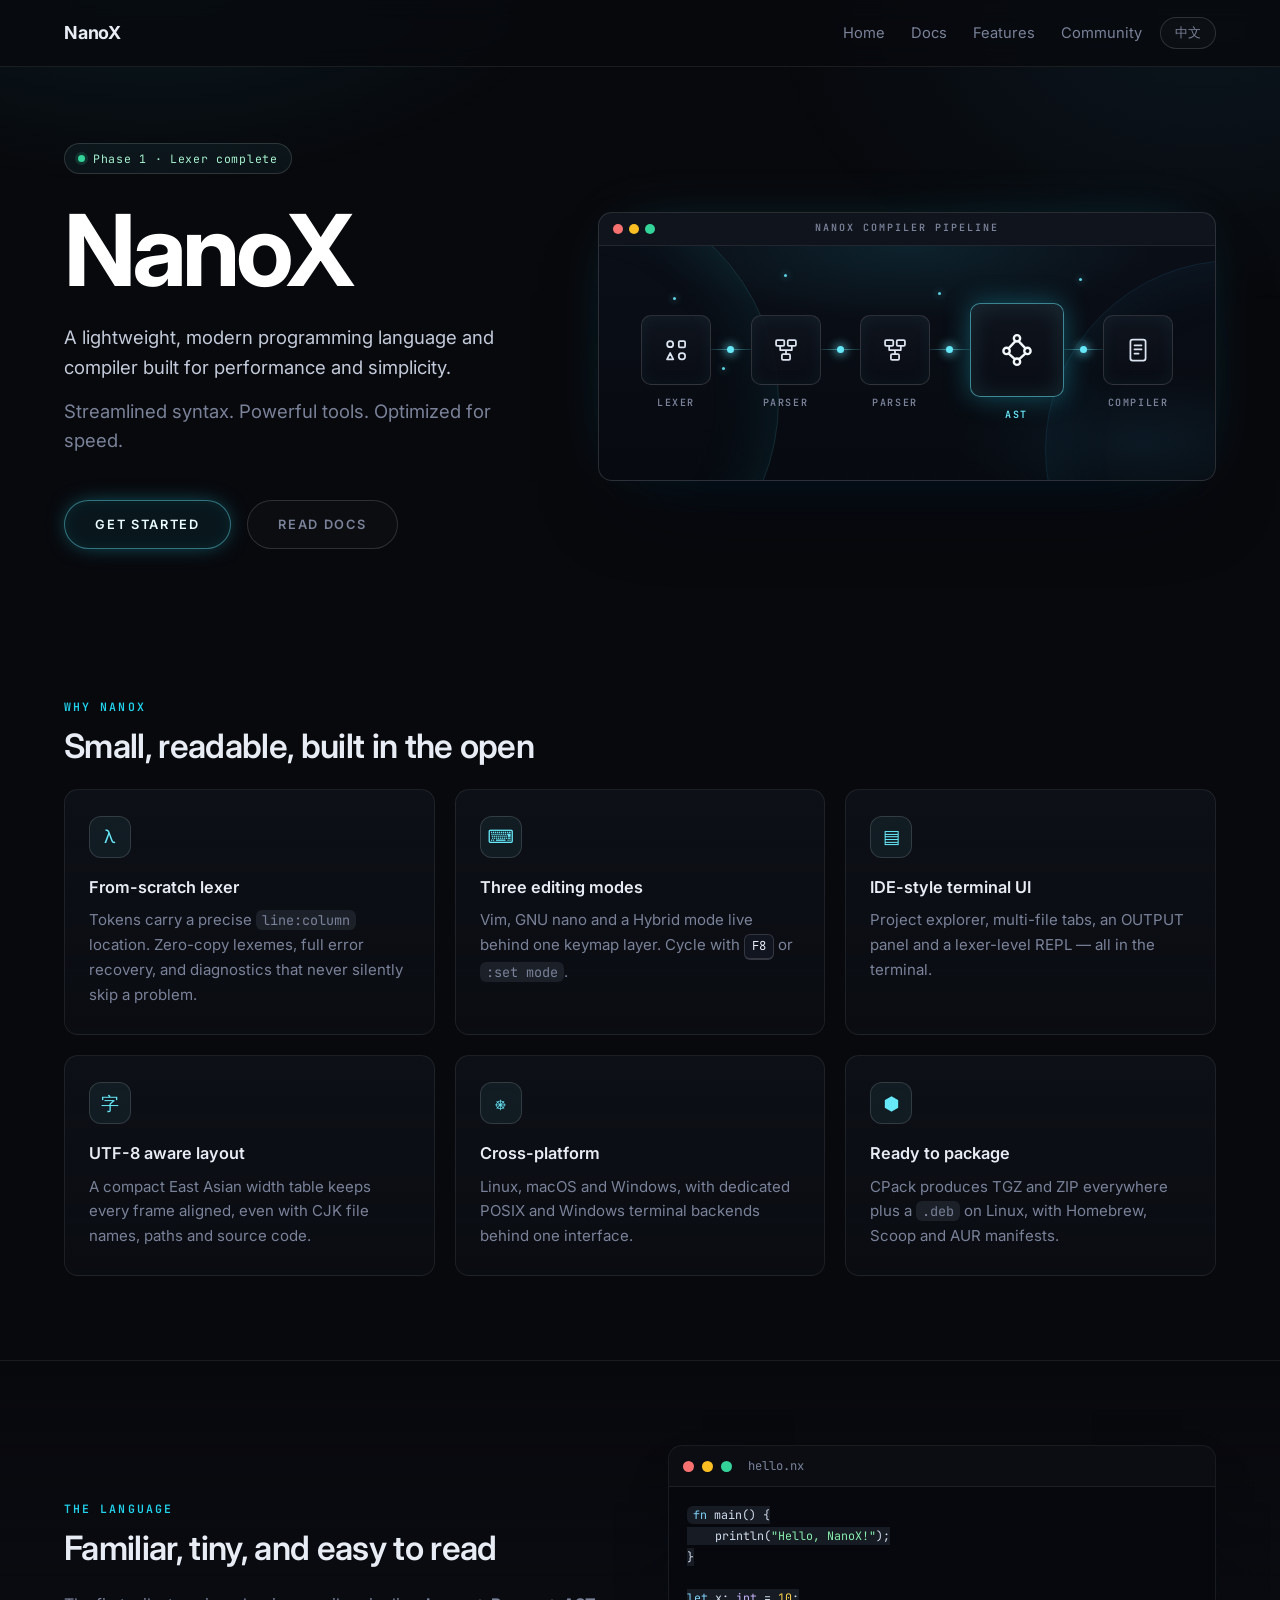
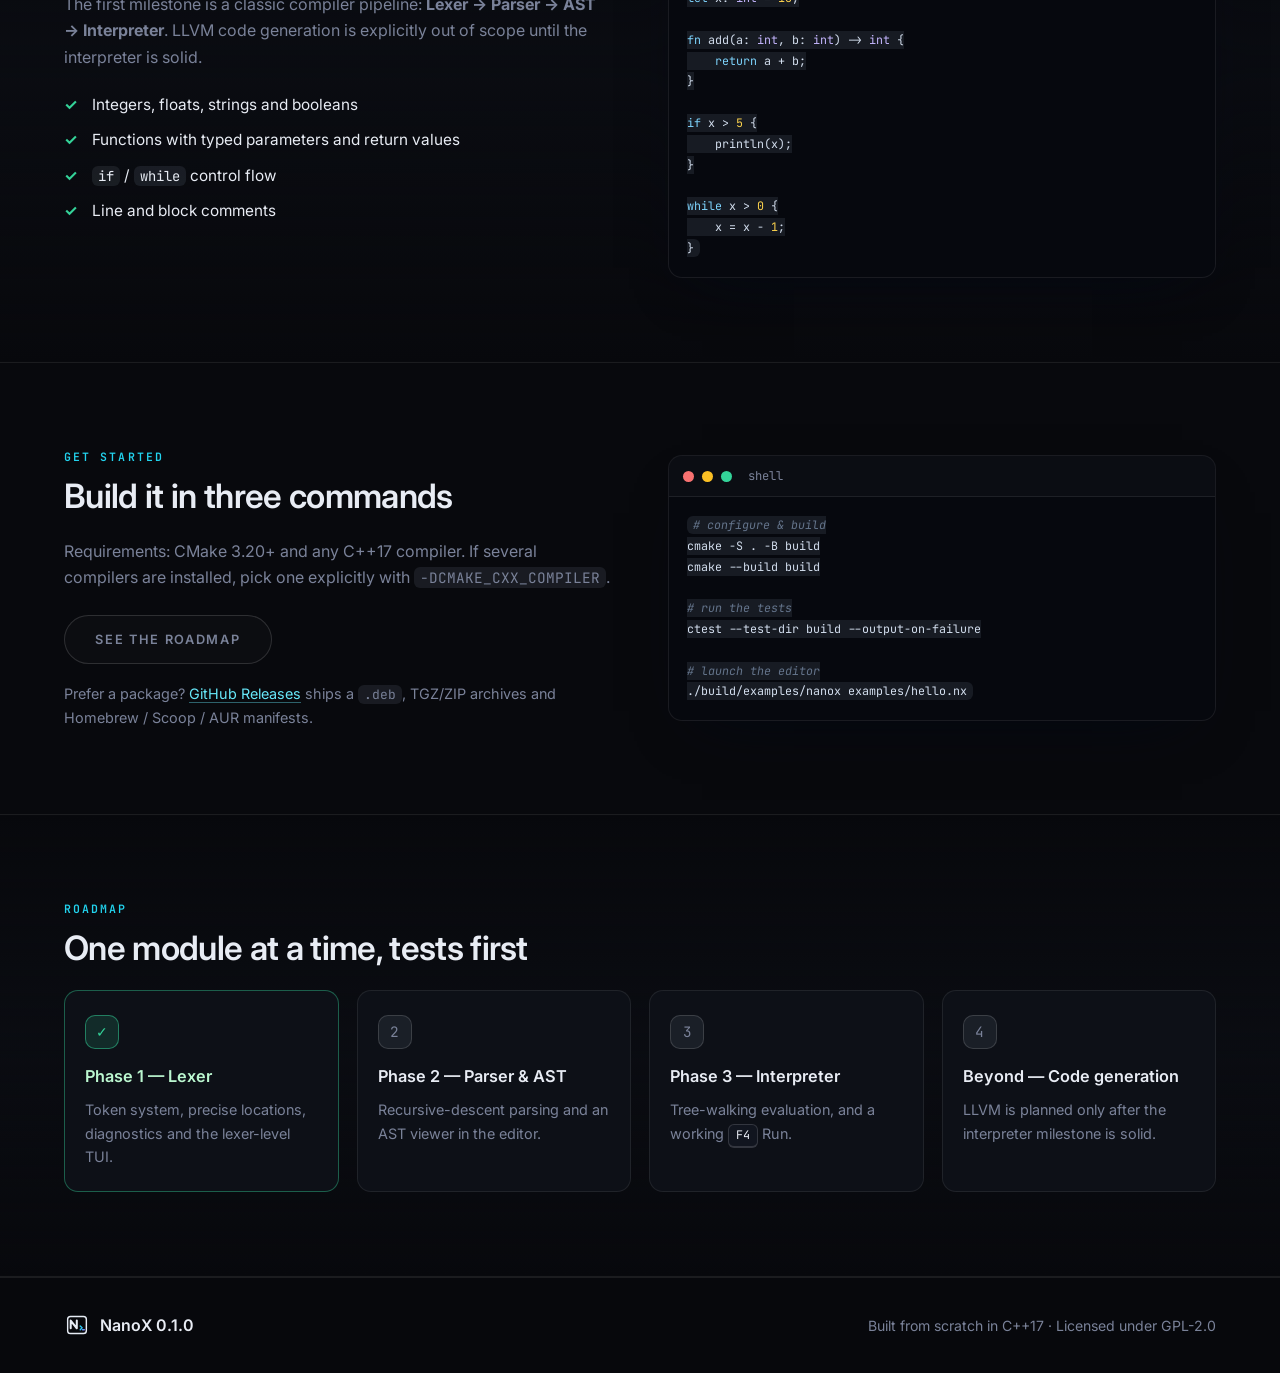
<file: site/index.html>
<!DOCTYPE html>
<html lang="en" data-lang="en">
<head>
  <meta charset="utf-8">
  <meta name="viewport" content="width=device-width, initial-scale=1">
  <meta name="color-scheme" content="dark">
  <title>NanoX — a lightweight, modern language &amp; compiler</title>
  <meta name="description" content="NanoX is a lightweight, modern programming language and compiler built for performance and simplicity, with an IDE-style terminal environment.">
  <meta name="theme-color" content="#08090d">
  <link rel="icon" type="image/svg+xml" href="favicon.svg">
  <link rel="preconnect" href="https://fonts.googleapis.com">
  <link rel="preconnect" href="https://fonts.gstatic.com" crossorigin>
  <link href="https://fonts.googleapis.com/css2?family=Inter:wght@400;500;600;700&amp;family=JetBrains+Mono:wght@400;600&amp;display=swap" rel="stylesheet">
  <link rel="stylesheet" href="assets/styles.css">
  <meta property="og:site_name" content="NanoX">
  <meta property="og:title" content="NanoX">
  <meta property="og:description" content="A lightweight, modern programming language and compiler built for performance and simplicity.">
  <meta property="og:type" content="website">
  <meta property="og:image" content="assets/social-preview.png">
  <meta property="og:image:width" content="1280">
  <meta property="og:image:height" content="640">
  <meta property="og:image:alt" content="NanoX — terminal window mark with an N and a prompt">
  <meta property="og:locale" content="en">
  <meta property="og:locale:alternate" content="zh_CN">
  <meta name="twitter:card" content="summary_large_image">
  <script>
    // Resolve the language before first paint so a saved or requested choice
    // never flashes the other language first. The toggle in app.js reads the
    // attribute this sets.
    (function () {
      var lang = null;
      try { lang = new URLSearchParams(location.search).get("lang"); } catch (e) {}
      if (lang !== "zh" && lang !== "en") {
        try { lang = localStorage.getItem("nanox-lang"); } catch (e) {}
      }
      if (lang !== "zh" && lang !== "en") {
        lang = (navigator.language || "en").toLowerCase().indexOf("zh") === 0 ? "zh" : "en";
      }
      var root = document.documentElement;
      root.setAttribute("data-lang", lang);
      root.setAttribute("lang", lang === "zh" ? "zh-CN" : "en");
    })();
  </script>
</head>
<body>

<header class="site-header">
  <div class="wrap header-inner">
    <a class="brand" href="#top">NanoX</a>
    <nav class="nav">
      <a href="#top"><span class="en">Home</span><span class="zh">首页</span></a>
      <a href="https://github.com/sunZshanY/nanox/blob/master/README.md" rel="noopener"><span class="en">Docs</span><span class="zh">文档</span></a>
      <a href="#features"><span class="en">Features</span><span class="zh">特性</span></a>
      <a href="https://github.com/sunZshanY/nanox" rel="noopener"><span class="en">Community</span><span class="zh">社区</span></a>
    </nav>
    <button id="lang-toggle" class="lang-btn" type="button" aria-label="Switch language">中文</button>
  </div>
</header>

<main id="top">

  <section class="hero">
    <div class="wrap hero-grid">
      <div class="hero-copy">
        <span class="badge">
          <span class="dot" aria-hidden="true"></span>
          <span class="en">Phase 1 · Lexer complete</span>
          <span class="zh">第一阶段 · 词法分析完成</span>
        </span>
        <h1>NanoX</h1>
        <p class="lead">
          <span class="en">A lightweight, modern programming language and compiler built for performance and simplicity.</span>
          <span class="zh">一门小巧、现代的编程语言，搭载从零构建的高性能编译器。</span>
        </p>
        <p class="lead dim">
          <span class="en">Streamlined syntax. Powerful tools. Optimized for speed.</span>
          <span class="zh">精简的语法。强大的工具。为速度而优化。</span>
        </p>
        <div class="cta">
          <a class="btn primary" href="https://github.com/sunZshanY/nanox/releases">
            <span class="en">Get Started</span><span class="zh">开始使用</span>
          </a>
          <a class="btn ghost" href="https://github.com/sunZshanY/nanox/blob/master/README.md" rel="noopener">
            <span class="en">Read Docs</span><span class="zh">阅读文档</span>
          </a>
        </div>
      </div>

      <div class="pipeline" aria-hidden="true">
        <div class="pipeline-window">
          <div class="pipeline-titlebar">
            <span class="dot red"></span><span class="dot yellow"></span><span class="dot green"></span>
            <span class="pipeline-title">NANOX COMPILER PIPELINE</span>
          </div>
          <div class="pipeline-body">
            <span class="arc arc-left"></span>
            <span class="arc arc-right"></span>
            <span class="pipeline-grid"></span>
            <span class="spark s1"></span><span class="spark s2"></span><span class="spark s3"></span>
            <span class="spark s4"></span><span class="spark s5"></span><span class="spark s6"></span>

            <div class="stages">
              <div class="stage">
                <div class="stage-box">
                  <svg viewBox="0 0 24 24" fill="none" stroke="currentColor" stroke-width="1.5">
                    <circle cx="7" cy="7" r="2.6"/>
                    <rect x="14.4" y="4.4" width="5.4" height="5.4" rx="1"/>
                    <path d="M7 14.6l2.7 5.4H4.3z"/>
                    <rect x="14.4" y="14.6" width="5.4" height="5.4" rx="2.4"/>
                  </svg>
                </div>
                <span class="stage-label">LEXER</span>
              </div>

              <div class="connector"><span class="pulse"></span></div>

              <div class="stage">
                <div class="stage-box">
                  <svg viewBox="0 0 24 24" fill="none" stroke="currentColor" stroke-width="1.5">
                    <rect x="3.5" y="3.5" width="7" height="5" rx="1"/>
                    <rect x="13.5" y="3.5" width="7" height="5" rx="1"/>
                    <rect x="8.5" y="15.5" width="7" height="5" rx="1"/>
                    <path d="M7 8.5V12h10V8.5M12 12v3.5"/>
                  </svg>
                </div>
                <span class="stage-label">PARSER</span>
              </div>

              <div class="connector"><span class="pulse"></span></div>

              <div class="stage">
                <div class="stage-box">
                  <svg viewBox="0 0 24 24" fill="none" stroke="currentColor" stroke-width="1.5">
                    <rect x="3.5" y="3.5" width="7" height="5" rx="1"/>
                    <rect x="13.5" y="3.5" width="7" height="5" rx="1"/>
                    <rect x="8.5" y="15.5" width="7" height="5" rx="1"/>
                    <path d="M7 8.5V12h10V8.5M12 12v3.5"/>
                  </svg>
                </div>
                <span class="stage-label">PARSER</span>
              </div>

              <div class="connector"><span class="pulse"></span></div>

              <div class="stage stage-active">
                <div class="stage-box">
                  <svg viewBox="0 0 24 24" fill="none" stroke="currentColor" stroke-width="1.5">
                    <circle cx="12" cy="4.6" r="2"/>
                    <circle cx="5.4" cy="12.6" r="2"/>
                    <circle cx="18.6" cy="12.6" r="2"/>
                    <circle cx="12" cy="19.4" r="2"/>
                    <path d="M11 6.4l-4.3 4.6M13 6.4l4.3 4.6M6.6 14.2l4 3.6M17.4 14.2l-4 3.6"/>
                  </svg>
                </div>
                <span class="stage-label">AST</span>
              </div>

              <div class="connector"><span class="pulse"></span></div>

              <div class="stage">
                <div class="stage-box">
                  <svg viewBox="0 0 24 24" fill="none" stroke="currentColor" stroke-width="1.5">
                    <rect x="5.5" y="3" width="13" height="18" rx="2"/>
                    <path d="M9 8h6M9 11.5h6M9 15h3.5"/>
                  </svg>
                </div>
                <span class="stage-label">COMPILER</span>
              </div>
            </div>
          </div>
        </div>
      </div>
    </div>
  </section>

  <section id="features" class="section">
    <div class="wrap">
      <p class="kicker"><span class="en">Why NanoX</span><span class="zh">为什么选择 NanoX</span></p>
      <h2><span class="en">Small, readable, built in the open</span><span class="zh">小巧、易读、公开构建</span></h2>

      <div class="cards">
        <article class="card">
          <div class="card-icon">λ</div>
          <h3><span class="en">From-scratch lexer</span><span class="zh">从零实现的词法分析器</span></h3>
          <p>
            <span class="en">Tokens carry a precise <code>line:column</code> location. Zero-copy lexemes, full error recovery, and diagnostics that never silently skip a problem.</span>
            <span class="zh">每个记号都带有精确的 <code>行:列</code> 位置。零拷贝词素、完整的错误恢复，诊断信息绝不悄悄跳过问题。</span>
          </p>
        </article>

        <article class="card">
          <div class="card-icon">⌨</div>
          <h3><span class="en">Three editing modes</span><span class="zh">三种编辑模式</span></h3>
          <p>
            <span class="en">Vim, GNU&nbsp;nano and a Hybrid mode live behind one keymap layer. Cycle with <kbd>F8</kbd> or <code>:set mode</code>.</span>
            <span class="zh">Vim、GNU nano 与混合模式共用一套快捷键层。用 <kbd>F8</kbd> 或 <code>:set mode</code> 切换。</span>
          </p>
        </article>

        <article class="card">
          <div class="card-icon">▤</div>
          <h3><span class="en">IDE-style terminal UI</span><span class="zh">IDE 风格的终端界面</span></h3>
          <p>
            <span class="en">Project explorer, multi-file tabs, an OUTPUT panel and a lexer-level REPL &mdash; all in the terminal.</span>
            <span class="zh">项目浏览器、多文件标签、OUTPUT 面板与词法级 REPL &mdash; 全部运行在终端里。</span>
          </p>
        </article>

        <article class="card">
          <div class="card-icon">字</div>
          <h3><span class="en">UTF-8 aware layout</span><span class="zh">支持 UTF-8 的布局</span></h3>
          <p>
            <span class="en">A compact East Asian width table keeps every frame aligned, even with CJK file names, paths and source code.</span>
            <span class="zh">内置紧凑的东亚字符宽度表，即使文件名、路径与源码包含中文，边框也始终对齐。</span>
          </p>
        </article>

        <article class="card">
          <div class="card-icon">⎈</div>
          <h3><span class="en">Cross-platform</span><span class="zh">跨平台</span></h3>
          <p>
            <span class="en">Linux, macOS and Windows, with dedicated POSIX and Windows terminal backends behind one interface.</span>
            <span class="zh">支持 Linux、macOS 与 Windows，统一的接口背后是各自的 POSIX 与 Windows 终端实现。</span>
          </p>
        </article>

        <article class="card">
          <div class="card-icon">⬢</div>
          <h3><span class="en">Ready to package</span><span class="zh">开箱即用的打包</span></h3>
          <p>
            <span class="en">CPack produces TGZ and ZIP everywhere plus a <code>.deb</code> on Linux, with Homebrew, Scoop and AUR manifests.</span>
            <span class="zh">CPack 可生成 TGZ 与 ZIP，Linux 上还有 <code>.deb</code>，并附带 Homebrew、Scoop 与 AUR 清单。</span>
          </p>
        </article>
      </div>
    </div>
  </section>

  <section id="syntax" class="section alt">
    <div class="wrap two-col">
      <div>
        <p class="kicker"><span class="en">The language</span><span class="zh">语言</span></p>
        <h2><span class="en">Familiar, tiny, and easy to read</span><span class="zh">熟悉、精简、易于阅读</span></h2>
        <p class="muted">
          <span class="en">The first milestone is a classic compiler pipeline: <strong>Lexer → Parser → AST → Interpreter</strong>. LLVM code generation is explicitly out of scope until the interpreter is solid.</span>
          <span class="zh">第一个里程碑是一条经典的编译管线：<strong>词法分析 → 语法分析 → AST → 解释器</strong>。在解释器稳定之前，LLVM 代码生成明确不在范围内。</span>
        </p>
        <ul class="ticks">
          <li><span class="en">Integers, floats, strings and booleans</span><span class="zh">整数、浮点数、字符串与布尔值</span></li>
          <li><span class="en">Functions with typed parameters and return values</span><span class="zh">带类型参数与返回值函数</span></li>
          <li><span class="en"><code>if</code> / <code>while</code> control flow</span><span class="zh"><code>if</code> / <code>while</code> 控制流</span></li>
          <li><span class="en">Line and block comments</span><span class="zh">行注释与块注释</span></li>
        </ul>
      </div>
      <div class="code-block">
        <div class="code-head"><span></span><span></span><span></span> hello.nx</div>
<pre><code><span class="k">fn</span> main() {
    println(<span class="s">"Hello, NanoX!"</span>);
}

<span class="k">let</span> x: <span class="t">int</span> = <span class="n">10</span>;

<span class="k">fn</span> add(a: <span class="t">int</span>, b: <span class="t">int</span>) -&gt; <span class="t">int</span> {
    <span class="k">return</span> a + b;
}

<span class="k">if</span> x &gt; <span class="n">5</span> {
    println(x);
}

<span class="k">while</span> x &gt; <span class="n">0</span> {
    x = x - <span class="n">1</span>;
}</code></pre>
      </div>
    </div>
  </section>

  <section id="start" class="section">
    <div class="wrap two-col">
      <div>
        <p class="kicker"><span class="en">Get started</span><span class="zh">开始使用</span></p>
        <h2><span class="en">Build it in three commands</span><span class="zh">三条命令即可构建</span></h2>
        <p class="muted">
          <span class="en">Requirements: CMake 3.20+ and any C++17 compiler. If several compilers are installed, pick one explicitly with <code>-DCMAKE_CXX_COMPILER</code>.</span>
          <span class="zh">环境要求：CMake 3.20+ 以及任意 C++17 编译器。若安装了多个编译器，可用 <code>-DCMAKE_CXX_COMPILER</code> 明确指定。</span>
        </p>
        <div class="btn-row">
          <a class="btn ghost" href="#roadmap"><span class="en">See the roadmap</span><span class="zh">查看路线图</span></a>
        </div>
        <p class="muted note">
          <span class="en">Prefer a package? <a class="text-link" href="https://github.com/sunZshanY/nanox/releases">GitHub Releases</a> ships a <code>.deb</code>, TGZ/ZIP archives and Homebrew / Scoop / AUR manifests.</span>
          <span class="zh">更想直接用包？<a class="text-link" href="https://github.com/sunZshanY/nanox/releases">GitHub Releases</a> 提供 <code>.deb</code>、TGZ/ZIP 压缩包以及 Homebrew / Scoop / AUR 清单。</span>
        </p>
      </div>
      <div class="code-block">
        <div class="code-head"><span></span><span></span><span></span> shell</div>
<pre><code><span class="c"># configure &amp; build</span>
cmake -S . -B build
cmake --build build

<span class="c"># run the tests</span>
ctest --test-dir build --output-on-failure

<span class="c"># launch the editor</span>
./build/examples/nanox examples/hello.nx</code></pre>
      </div>
    </div>
  </section>

  <section id="roadmap" class="section alt">
    <div class="wrap">
      <p class="kicker"><span class="en">Roadmap</span><span class="zh">路线图</span></p>
      <h2><span class="en">One module at a time, tests first</span><span class="zh">一次一个模块，测试先行</span></h2>
      <ol class="timeline">
        <li class="done">
          <span class="mark">✓</span>
          <h3><span class="en">Phase 1 — Lexer</span><span class="zh">第一阶段 — 词法分析</span></h3>
          <p><span class="en">Token system, precise locations, diagnostics and the lexer-level TUI.</span><span class="zh">记号系统、精确定位、诊断信息，以及词法级的 TUI。</span></p>
        </li>
        <li>
          <span class="mark">2</span>
          <h3><span class="en">Phase 2 — Parser &amp; AST</span><span class="zh">第二阶段 — 语法分析与 AST</span></h3>
          <p><span class="en">Recursive-descent parsing and an AST viewer in the editor.</span><span class="zh">递归下降解析，并在编辑器中提供 AST 查看器。</span></p>
        </li>
        <li>
          <span class="mark">3</span>
          <h3><span class="en">Phase 3 — Interpreter</span><span class="zh">第三阶段 — 解释器</span></h3>
          <p><span class="en">Tree-walking evaluation, and a working <kbd>F4</kbd> Run.</span><span class="zh">树遍历求值，让 <kbd>F4</kbd> 运行真正可用。</span></p>
        </li>
        <li>
          <span class="mark">4</span>
          <h3><span class="en">Beyond — Code generation</span><span class="zh">未来 — 代码生成</span></h3>
          <p><span class="en">LLVM is planned only after the interpreter milestone is solid.</span><span class="zh">只有在解释器里程碑稳固之后，才会考虑 LLVM。</span></p>
        </li>
      </ol>
    </div>
  </section>

</main>

<footer class="site-footer">
  <div class="wrap footer-inner">
    <div class="footer-brand">
      <img src="assets/logo.svg" alt="" width="26" height="26">
      <span>NanoX 0.1.0</span>
    </div>
    <p class="footer-meta">
      <span class="en">Built from scratch in C++17 · Licensed under GPL-2.0</span>
      <span class="zh">完全使用 C++17 从零构建 · 采用 GPL-2.0 许可</span>
    </p>
  </div>
</footer>

<script src="assets/app.js"></script>
</body>
</html>
</file>
<file: site/assets/styles.css>
/* NanoX landing page.
   Raw material: near-black canvas, Inter for copy, JetBrains Mono for the
   compiler pipeline. The only ornament is cyan glow, kept in CSS/SVG so the
   page stays crisp at any resolution and needs no build step. */

:root {
  --bg: #08090d;
  --bg-soft: #0b0d13;
  --panel: #0d1017;
  --panel-2: #11151f;
  --text: #e8ecf4;
  --muted: #7a8299;
  --border: rgba(255, 255, 255, 0.08);
  --border-strong: rgba(255, 255, 255, 0.14);
  --cyan: #67e8f9;
  --accent: #22d3ee;
  --green: #34d399;
  --yellow: #fbbf24;
  --red: #f87171;
  --radius: 14px;
  --wrap: 1200px;
  --sans: "Inter", system-ui, -apple-system, "Segoe UI", Roboto, "Noto Sans SC",
    "PingFang SC", "Microsoft YaHei", sans-serif;
  --mono: "JetBrains Mono", ui-monospace, "SFMono-Regular", "Cascadia Code",
    Menlo, Consolas, "Liberation Mono", monospace;
}

* { box-sizing: border-box; }

html {
  scroll-behavior: smooth;
  scroll-padding-top: 78px;
}

::selection { background: rgba(34, 211, 238, 0.35); }

a:focus-visible,
button:focus-visible {
  outline: 2px solid var(--accent);
  outline-offset: 3px;
  border-radius: 8px;
}

body {
  margin: 0;
  background: var(--bg);
  color: var(--text);
  font-family: var(--sans);
  line-height: 1.65;
  -webkit-font-smoothing: antialiased;
  overflow-x: hidden;
}

/* A faint twin glow behind everything, like the stands in the hero artwork. */
body::before {
  content: "";
  position: fixed;
  inset: 0;
  z-index: -1;
  background:
    radial-gradient(720px 420px at 12% -8%, rgba(34, 211, 238, 0.10), transparent 62%),
    radial-gradient(680px 460px at 94% 2%, rgba(56, 189, 248, 0.07), transparent 64%);
  pointer-events: none;
}

html[data-lang="en"] .zh { display: none !important; }
html[data-lang="zh"] .en { display: none !important; }

a { color: inherit; text-decoration: none; }

.wrap {
  width: 100%;
  max-width: var(--wrap);
  margin: 0 auto;
  padding: 0 24px;
}

code, pre, kbd { font-family: var(--mono); }

kbd {
  display: inline-block;
  padding: 1px 7px;
  border: 1px solid var(--border-strong);
  border-bottom-width: 2px;
  border-radius: 6px;
  background: var(--panel-2);
  font-size: 0.82em;
  color: var(--text);
}

code {
  padding: 1px 6px;
  border-radius: 6px;
  background: rgba(148, 163, 184, 0.12);
  font-size: 0.9em;
}

/* --- header ---------------------------------------------------------------- */
.site-header {
  position: sticky;
  top: 0;
  z-index: 20;
  backdrop-filter: blur(12px);
  background: rgba(8, 9, 13, 0.72);
  border-bottom: 1px solid var(--border);
}

.header-inner {
  display: flex;
  align-items: center;
  gap: 18px;
  height: 66px;
}

.brand {
  font-weight: 700;
  font-size: 1.12rem;
  letter-spacing: -0.01em;
  color: var(--text);
}

.nav {
  display: flex;
  gap: 26px;
  margin-left: auto;
  font-size: 0.92rem;
  color: var(--muted);
}

.nav a { transition: color 0.15s ease; }
.nav a:hover { color: var(--text); }

.lang-btn {
  cursor: pointer;
  padding: 6px 14px;
  border-radius: 999px;
  border: 1px solid var(--border-strong);
  background: rgba(255, 255, 255, 0.02);
  color: var(--muted);
  font-family: inherit;
  font-size: 0.84rem;
  transition: color 0.15s ease, border-color 0.15s ease, background 0.15s ease;
}

.lang-btn:hover {
  color: var(--text);
  border-color: rgba(103, 232, 249, 0.55);
  background: var(--panel);
}

/* --- hero ------------------------------------------------------------------- */
.hero { padding: 76px 0 64px; }

.hero-grid {
  display: grid;
  grid-template-columns: minmax(0, 470px) minmax(0, 1fr);
  gap: 64px;
  align-items: center;
}

.hero-copy { display: flex; flex-direction: column; }

.badge {
  display: inline-flex;
  align-items: center;
  gap: 8px;
  align-self: flex-start;
  padding: 5px 13px;
  border: 1px solid var(--border-strong);
  border-radius: 999px;
  background: rgba(103, 232, 249, 0.05);
  font-family: var(--mono);
  font-size: 0.72rem;
  letter-spacing: 0.06em;
  color: #a7f3d0;
}

.badge .dot {
  width: 7px;
  height: 7px;
  border-radius: 50%;
  background: var(--green);
  box-shadow: 0 0 0 3px rgba(52, 211, 153, 0.16);
}

h1 {
  margin: 26px 0 22px;
  font-size: clamp(3.4rem, 8vw, 6.2rem);
  line-height: 1.02;
  font-weight: 700;
  letter-spacing: -0.045em;
  color: #ffffff;
}

.lead {
  margin: 0 0 14px;
  max-width: 30rem;
  font-size: 1.16rem;
  line-height: 1.6;
  color: #c3cad9;
}

.lead.dim { color: var(--muted); }

.cta { display: flex; flex-wrap: wrap; gap: 16px; margin-top: 30px; }

.btn {
  display: inline-flex;
  align-items: center;
  justify-content: center;
  padding: 0.82rem 1.9rem;
  border-radius: 999px;
  border: 1px solid transparent;
  font-size: 0.8rem;
  font-weight: 600;
  letter-spacing: 0.13em;
  text-transform: uppercase;
  transition: color 0.2s ease, border-color 0.2s ease, box-shadow 0.25s ease,
    background 0.2s ease, transform 0.15s ease;
}

.btn:hover { transform: translateY(-1px); }

.btn.primary {
  color: #eafcff;
  border-color: rgba(103, 232, 249, 0.45);
  background: rgba(34, 211, 238, 0.07);
  box-shadow: 0 0 22px -6px rgba(34, 211, 238, 0.55),
    inset 0 0 14px rgba(34, 211, 238, 0.08);
}

.btn.primary:hover {
  border-color: rgba(103, 232, 249, 0.85);
  box-shadow: 0 0 32px -4px rgba(34, 211, 238, 0.75),
    inset 0 0 18px rgba(34, 211, 238, 0.12);
}

.btn.ghost {
  color: var(--muted);
  border-color: var(--border-strong);
  background: rgba(255, 255, 255, 0.02);
}

.btn.ghost:hover {
  color: var(--text);
  border-color: rgba(255, 255, 255, 0.3);
}

/* --- compiler pipeline artwork ---------------------------------------------- */
.pipeline-window {
  position: relative;
  border: 1px solid var(--border-strong);
  border-radius: var(--radius);
  background: linear-gradient(180deg, #0b0f18, #070a10);
  box-shadow: 0 40px 90px -40px rgba(2, 8, 20, 0.95),
    0 0 60px -30px rgba(34, 211, 238, 0.35);
  overflow: hidden;
}

.pipeline-titlebar {
  position: relative;
  display: flex;
  align-items: center;
  gap: 6px;
  padding: 11px 14px;
  border-bottom: 1px solid var(--border);
  background: rgba(255, 255, 255, 0.02);
}

.pipeline-titlebar .dot {
  width: 10px;
  height: 10px;
  border-radius: 50%;
}

.pipeline-titlebar .red { background: var(--red); }
.pipeline-titlebar .yellow { background: var(--yellow); }
.pipeline-titlebar .green { background: var(--green); }

.pipeline-title {
  position: absolute;
  left: 0;
  right: 0;
  text-align: center;
  font-family: var(--mono);
  font-size: 10px;
  font-weight: 600;
  letter-spacing: 0.2em;
  color: var(--muted);
  pointer-events: none;
}

.pipeline-body {
  position: relative;
  padding: 52px clamp(18px, 3.5vw, 42px) 46px;
  background:
    radial-gradient(58% 46% at 50% 0%, rgba(34, 211, 238, 0.10), transparent 70%),
    radial-gradient(42% 42% at 88% 84%, rgba(56, 189, 248, 0.08), transparent 72%);
  overflow: hidden;
}

.pipeline-grid {
  position: absolute;
  left: -12%;
  right: -12%;
  bottom: -48px;
  height: 170px;
  background-image:
    linear-gradient(rgba(103, 232, 249, 0.07) 1px, transparent 1px),
    linear-gradient(90deg, rgba(103, 232, 249, 0.07) 1px, transparent 1px);
  background-size: 30px 30px;
  transform: perspective(320px) rotateX(58deg);
  transform-origin: bottom center;
  -webkit-mask-image: linear-gradient(to top, rgba(0, 0, 0, 0.9), transparent);
  mask-image: linear-gradient(to top, rgba(0, 0, 0, 0.9), transparent);
  pointer-events: none;
}

.arc {
  position: absolute;
  border-radius: 50%;
  border: 1px solid rgba(103, 232, 249, 0.14);
  pointer-events: none;
}

.arc-left {
  width: 430px;
  height: 430px;
  left: -250px;
  top: -60px;
  box-shadow: inset 0 0 70px rgba(34, 211, 238, 0.10);
}

.arc-right {
  width: 380px;
  height: 380px;
  right: -210px;
  bottom: -160px;
  border-color: rgba(56, 189, 248, 0.12);
  box-shadow: inset 0 0 70px rgba(56, 189, 248, 0.08);
}

.spark {
  position: absolute;
  width: 3px;
  height: 3px;
  border-radius: 50%;
  background: rgba(103, 232, 249, 0.9);
  box-shadow: 0 0 7px rgba(103, 232, 249, 0.8);
  animation: twinkle 3.4s ease-in-out infinite;
}

.spark.s1 { left: 12%; top: 22%; animation-delay: 0s; }
.spark.s2 { left: 30%; top: 12%; animation-delay: -1.1s; }
.spark.s3 { left: 55%; top: 20%; animation-delay: -2.2s; }
.spark.s4 { left: 78%; top: 14%; animation-delay: -0.6s; }
.spark.s5 { left: 88%; top: 40%; animation-delay: -1.7s; }
.spark.s6 { left: 20%; top: 52%; animation-delay: -2.8s; }

.stages {
  position: relative;
  display: flex;
  align-items: center;
  justify-content: center;
  height: 104px;
  margin-bottom: 32px;
}

.stage {
  position: relative;
  display: grid;
  place-items: center;
}

.stage-box {
  display: grid;
  place-items: center;
  width: 70px;
  height: 70px;
  border: 1px solid var(--border-strong);
  border-radius: 10px;
  background: linear-gradient(180deg, rgba(17, 21, 31, 0.92), rgba(10, 13, 20, 0.92));
  color: #dbe4f0;
  box-shadow: inset 0 0 18px rgba(103, 232, 249, 0.05);
}

.stage-box svg {
  width: 28px;
  height: 28px;
  stroke-linecap: round;
  stroke-linejoin: round;
}

.stage-active .stage-box {
  width: 94px;
  height: 94px;
  border-color: rgba(103, 232, 249, 0.55);
  color: #f2f8fc;
  box-shadow: 0 0 26px rgba(34, 211, 238, 0.35),
    inset 0 0 24px rgba(103, 232, 249, 0.12);
}

.stage-active .stage-box svg {
  width: 38px;
  height: 38px;
}

.stage-label {
  position: absolute;
  top: calc(100% + 10px);
  left: 50%;
  transform: translateX(-50%);
  font-family: var(--mono);
  font-size: 10px;
  font-weight: 600;
  letter-spacing: 0.16em;
  color: var(--muted);
  white-space: nowrap;
}

.stage-active .stage-label { color: var(--cyan); }

.connector {
  position: relative;
  flex: 0 1 42px;
  height: 1px;
  background: linear-gradient(90deg, rgba(103, 232, 249, 0.12),
    rgba(103, 232, 249, 0.5), rgba(103, 232, 249, 0.12));
}

.connector .pulse {
  position: absolute;
  left: 50%;
  top: 50%;
  width: 7px;
  height: 7px;
  margin: -3.5px 0 0 -3.5px;
  border-radius: 50%;
  background: var(--cyan);
  box-shadow: 0 0 10px 2px rgba(103, 232, 249, 0.65);
  animation: pulse 2.6s ease-in-out infinite;
}

.stages .connector:nth-of-type(2) .pulse { animation-delay: -0.6s; }
.stages .connector:nth-of-type(4) .pulse { animation-delay: -1.2s; }
.stages .connector:nth-of-type(6) .pulse { animation-delay: -1.8s; }
.stages .connector:nth-of-type(8) .pulse { animation-delay: -2.4s; }

@keyframes pulse {
  0%, 100% { transform: scale(0.8); opacity: 0.55; }
  50% { transform: scale(1.15); opacity: 1; }
}

@keyframes twinkle {
  0%, 100% { opacity: 0.25; }
  50% { opacity: 0.95; }
}

/* --- sections ----------------------------------------------------------------- */
.section { padding: 84px 0; }

.section.alt {
  background: linear-gradient(180deg, transparent, rgba(11, 13, 19, 0.8), transparent);
  border-top: 1px solid var(--border);
  border-bottom: 1px solid var(--border);
}

.kicker {
  margin: 0 0 10px;
  text-transform: uppercase;
  letter-spacing: 0.18em;
  font-family: var(--mono);
  font-size: 0.72rem;
  font-weight: 600;
  color: var(--accent);
}

h2 {
  margin: 0 0 22px;
  font-size: clamp(1.5rem, 2.8vw, 2.1rem);
  line-height: 1.2;
  font-weight: 600;
  letter-spacing: -0.02em;
  text-wrap: balance;
}

h3 { margin: 0 0 8px; font-size: 1.02rem; font-weight: 600; }

.muted { color: var(--muted); }

.note { margin: 18px 0 0; font-size: 0.9rem; }

.text-link {
  color: var(--cyan);
  text-decoration: underline;
  text-underline-offset: 3px;
  text-decoration-color: rgba(103, 232, 249, 0.4);
  transition: text-decoration-color 0.15s ease;
}

.text-link:hover { text-decoration-color: var(--cyan); }

.two-col {
  display: grid;
  grid-template-columns: 1fr 1fr;
  gap: 56px;
  align-items: center;
}

/* --- feature cards ------------------------------------------------------------- */
.cards {
  display: grid;
  grid-template-columns: repeat(3, 1fr);
  gap: 20px;
  margin-top: 10px;
}

.card {
  padding: 26px 24px;
  border: 1px solid var(--border);
  border-radius: var(--radius);
  background: linear-gradient(180deg, var(--panel), rgba(13, 16, 23, 0.55));
  transition: transform 0.18s ease, border-color 0.18s ease, box-shadow 0.18s ease;
}

.card:hover {
  transform: translateY(-3px);
  border-color: rgba(103, 232, 249, 0.35);
  box-shadow: 0 18px 40px -28px rgba(34, 211, 238, 0.5);
}

.card-icon {
  display: grid;
  place-items: center;
  width: 42px;
  height: 42px;
  margin-bottom: 16px;
  border-radius: 12px;
  border: 1px solid var(--border-strong);
  background: rgba(103, 232, 249, 0.06);
  color: var(--cyan);
  font-size: 1.15rem;
}

.card p { margin: 0; color: var(--muted); font-size: 0.94rem; }

/* --- ticks ---------------------------------------------------------------------- */
.ticks { list-style: none; margin: 22px 0 0; padding: 0; display: grid; gap: 10px; }

.ticks li {
  position: relative;
  padding-left: 28px;
  color: var(--text);
  font-size: 0.96rem;
}

.ticks li::before {
  content: "✓";
  position: absolute;
  left: 0;
  color: var(--green);
  font-weight: 700;
}

/* --- code blocks ------------------------------------------------------------------ */
.code-block {
  border: 1px solid var(--border);
  border-radius: var(--radius);
  background: #06080e;
  overflow: hidden;
  box-shadow: 0 24px 60px -34px rgba(2, 8, 20, 0.95);
}

.code-head {
  display: flex;
  align-items: center;
  gap: 8px;
  padding: 10px 14px;
  border-bottom: 1px solid var(--border);
  background: rgba(255, 255, 255, 0.02);
  font-family: var(--mono);
  font-size: 0.76rem;
  color: var(--muted);
}

.code-head span {
  width: 11px;
  height: 11px;
  border-radius: 50%;
  background: rgba(148, 163, 184, 0.35);
}

.code-head span:nth-child(1) { background: var(--red); }
.code-head span:nth-child(2) { background: var(--yellow); }
.code-head span:nth-child(3) { background: var(--green); margin-right: 8px; }

.code-block pre {
  margin: 0;
  padding: 18px;
  overflow-x: auto;
  font-size: 13px;
  line-height: 1.6;
  color: #d3deee;
}

.code-block .k { color: #7dd3fc; }
.code-block .t { color: #c4b5fd; }
.code-block .s { color: #86efac; }
.code-block .n { color: #fcd34d; }
.code-block .c { color: #64748b; font-style: italic; }

.btn-row { margin-top: 24px; }

/* --- timeline ---------------------------------------------------------------------- */
.timeline {
  list-style: none;
  margin: 14px 0 0;
  padding: 0;
  display: grid;
  grid-template-columns: repeat(4, 1fr);
  gap: 18px;
}

.timeline li {
  position: relative;
  padding: 24px 20px 22px;
  border: 1px solid var(--border);
  border-radius: var(--radius);
  background: var(--panel);
}

.timeline .mark {
  display: grid;
  place-items: center;
  width: 34px;
  height: 34px;
  margin-bottom: 14px;
  border-radius: 10px;
  border: 1px solid var(--border-strong);
  background: rgba(148, 163, 184, 0.1);
  font-family: var(--mono);
  font-size: 0.9rem;
  color: var(--muted);
}

.timeline li.done { border-color: rgba(52, 211, 153, 0.4); }

.timeline li.done .mark {
  background: rgba(52, 211, 153, 0.14);
  border-color: rgba(52, 211, 153, 0.5);
  color: var(--green);
}

.timeline li.done h3 { color: #bbf7d0; }

.timeline p { margin: 0; color: var(--muted); font-size: 0.9rem; }

/* --- footer -------------------------------------------------------------------------- */
.site-footer {
  border-top: 1px solid var(--border);
  padding: 34px 0;
  background: rgba(8, 9, 13, 0.7);
}

.footer-inner {
  display: flex;
  align-items: center;
  justify-content: space-between;
  gap: 16px;
  flex-wrap: wrap;
}

.footer-brand {
  display: flex;
  align-items: center;
  gap: 10px;
  font-weight: 600;
}

.footer-meta { margin: 0; color: var(--muted); font-size: 0.88rem; }

/* --- responsive ------------------------------------------------------------------------ */
@media (max-width: 1120px) {
  .hero-grid { gap: 44px; }
  .stage-box { width: 54px; height: 54px; }
  .stage-active .stage-box { width: 72px; height: 72px; }
  .connector { flex-basis: 28px; }
}

@media (max-width: 980px) {
  .hero-grid, .two-col { grid-template-columns: 1fr; gap: 40px; }
  .hero { padding: 56px 0 48px; }
  .pipeline-window { max-width: 640px; margin: 0 auto; }
  .cards { grid-template-columns: repeat(2, 1fr); }
  .timeline { grid-template-columns: repeat(2, 1fr); }
}

@media (max-width: 720px) {
  .nav { display: none; }
  .section { padding: 58px 0; }
  .cards, .timeline { grid-template-columns: 1fr; }
  .lead { font-size: 1.06rem; }
  .pipeline-body { padding: 30px 14px 34px; }
  .stage-box { width: 46px; height: 46px; border-radius: 8px; }
  .stage-box svg { width: 20px; height: 20px; }
  .stage-active .stage-box { width: 60px; height: 60px; }
  .stage-active .stage-box svg { width: 26px; height: 26px; }
  .connector { flex-basis: 16px; }
  .stage-label { font-size: 8.5px; letter-spacing: 0.1em; }
}

@media (max-width: 460px) {
  .arc-right, .spark { display: none; }
  .stage-box { width: 40px; height: 40px; }
  .stage-active .stage-box { width: 52px; height: 52px; }
  .connector { flex-basis: 12px; }
}

@media (prefers-reduced-motion: reduce) {
  html { scroll-behavior: auto; }
  .btn, .card { transition: none; }
  .pulse, .spark { animation: none; }
}
</file>
